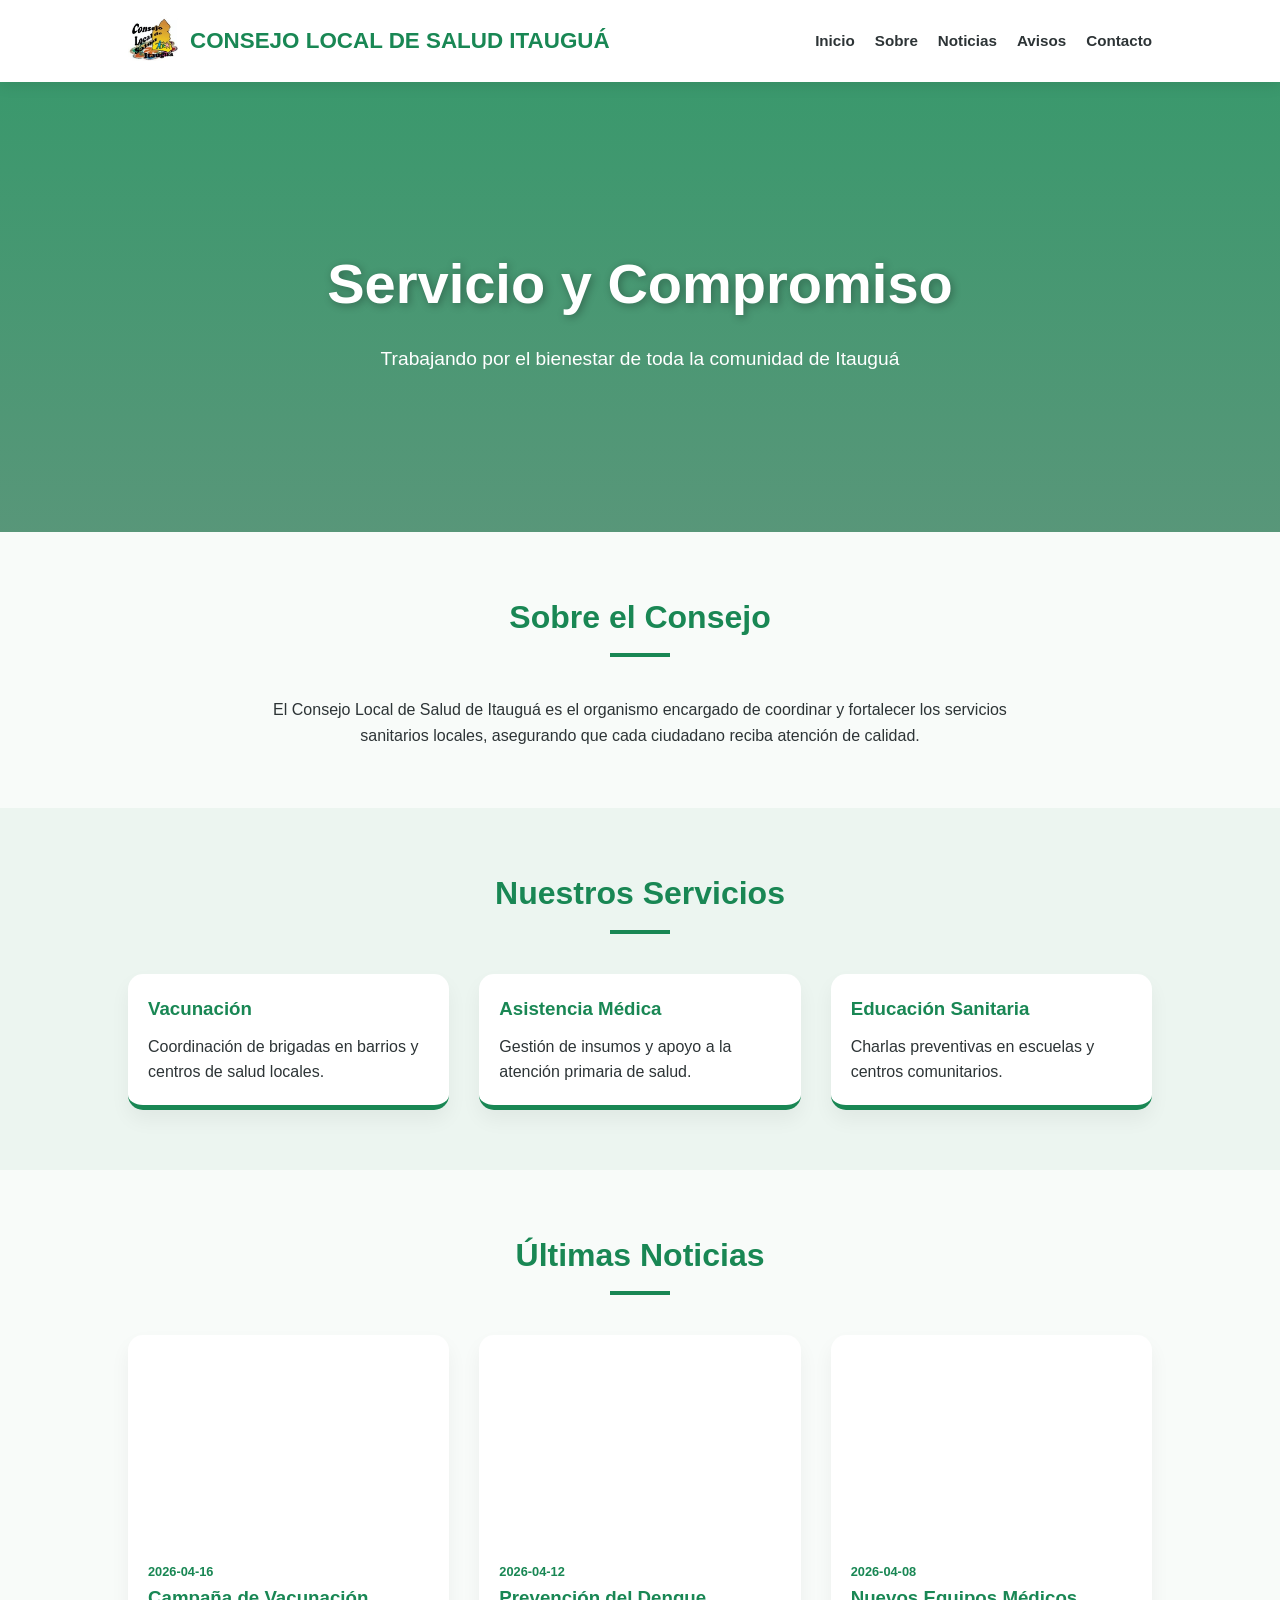
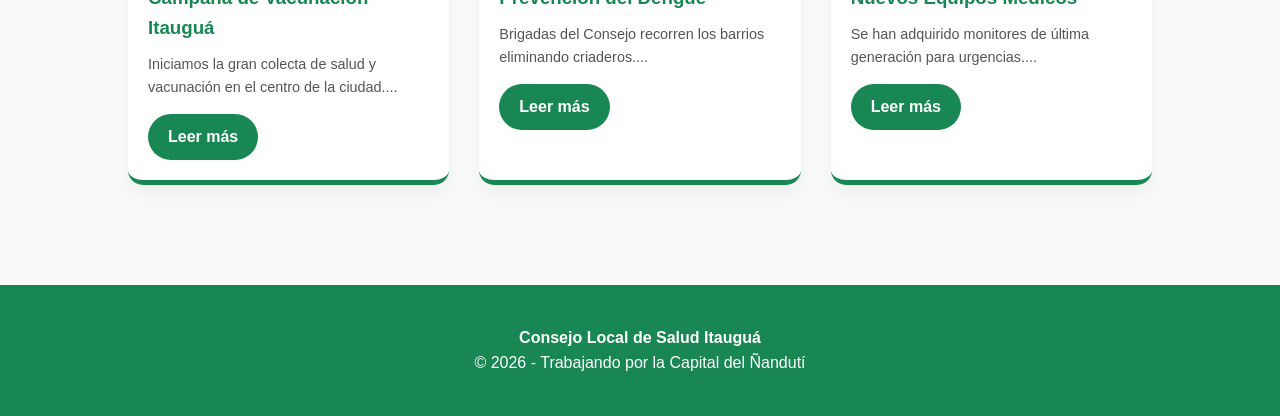
<file: index.html>
<!DOCTYPE html>
<html lang="es">
<head>
  <meta charset="UTF-8">
  <meta name="viewport" content="width=device-width, initial-scale=1.0">
  <title>Consejo Local de Salud Itauguá</title>
  <link rel="stylesheet" href="css/styles.css">
</head>
<body>

<header>
  <nav class="navbar">
    <div class="logo-area">
      <img src="img/logo.png" alt="Logo Salud" class="logo-img">
      <h1>Consejo Local de Salud Itauguá</h1>
    </div>
    <ul>
      <li><a href="index.html">Inicio</a></li>
      <li><a href="sobre.html">Sobre</a></li>
      <li><a href="noticias.html">Noticias</a></li>
      <li><a href="avisos.html">Avisos</a></li>
      <li><a href="contacto.html">Contacto</a></li>
    </ul>
  </nav>
</header>

<section class="hero">
  <h2>Servicio y Compromiso</h2>
  <p>Trabajando por el bienestar de toda la comunidad de Itauguá</p>
</section>

<section>
  <h2 class="section-title">Sobre el Consejo</h2>
  <div style="max-width: 800px; margin: 0 auto; text-align: center;">
    <p>
      El Consejo Local de Salud de Itauguá es el organismo encargado de coordinar y fortalecer los servicios sanitarios locales, asegurando que cada ciudadano reciba atención de calidad.
    </p>
  </div>
</section>

<section style="background: rgba(25, 135, 84, 0.05);">
  <h2 class="section-title">Nuestros Servicios</h2>
  <div class="grid">
    <div class="card">
      <div class="card-body">
        <h3>Vacunación</h3>
        <p>Coordinación de brigadas en barrios y centros de salud locales.</p>
      </div>
    </div>
    <div class="card">
      <div class="card-body">
        <h3>Asistencia Médica</h3>
        <p>Gestión de insumos y apoyo a la atención primaria de salud.</p>
      </div>
    </div>
    <div class="card">
      <div class="card-body">
        <h3>Educación Sanitaria</h3>
        <p>Charlas preventivas en escuelas y centros comunitarios.</p>
      </div>
    </div>
  </div>
</section>

<section>
  <h2 class="section-title">Últimas Noticias</h2>
  <div id="contenedor-noticias" class="grid"></div>
</section>

<footer>
  <p><strong>Consejo Local de Salud Itauguá</strong></p>
  <p>© 2026 - Trabajando por la Capital del Ñandutí</p>
</footer>

<script src="js/noticias.js"></script>
</body>
</html>
</file>
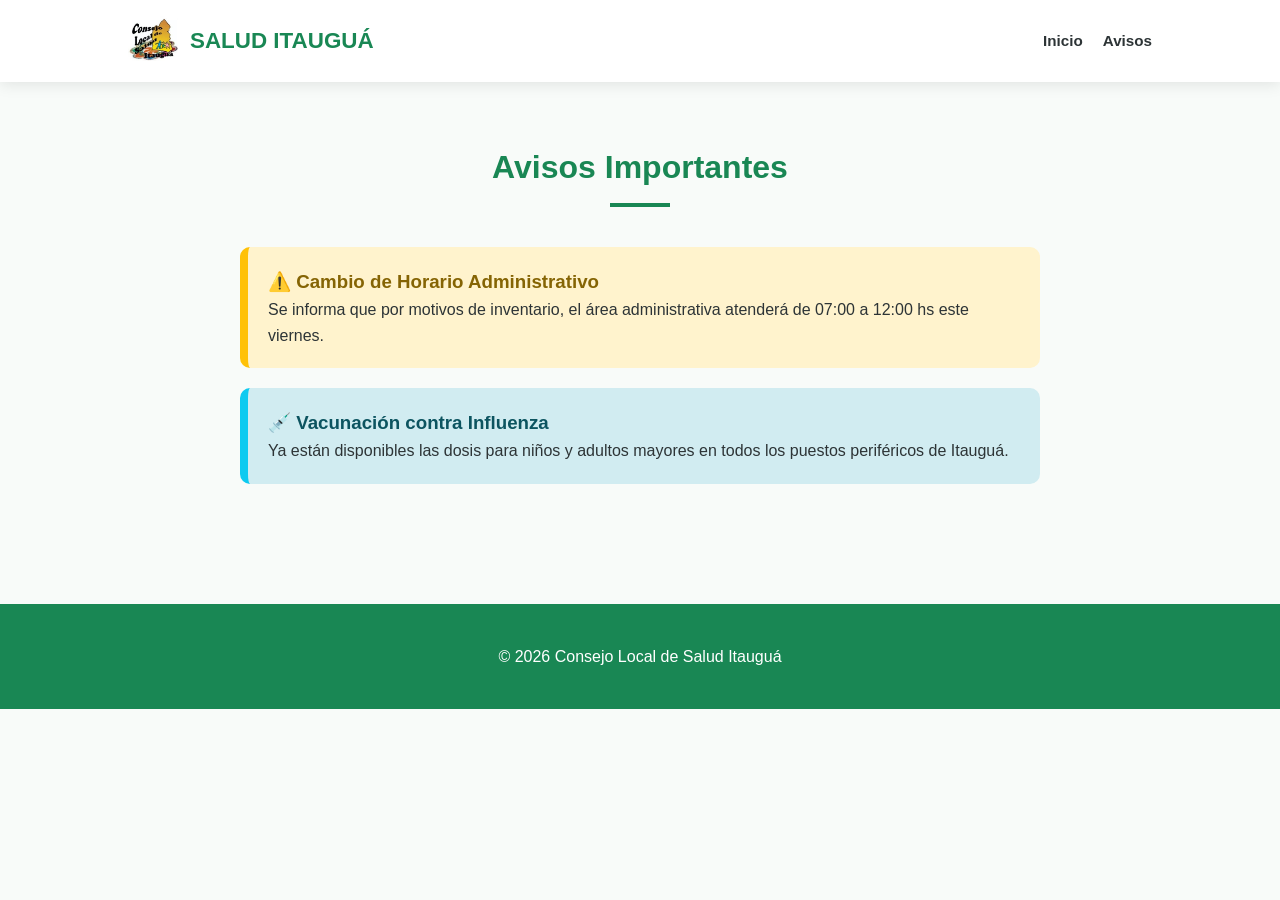
<file: avisos.html>
<!DOCTYPE html>
<html lang="es">
<head>
  <meta charset="UTF-8">
  <meta name="viewport" content="width=device-width, initial-scale=1.0">
  <title>Avisos - Salud Itauguá</title>
  <link rel="stylesheet" href="css/styles.css">
</head>
<body>

<header>
  <nav class="navbar">
    <div class="logo-area">
      <img src="img/logo.png" alt="Logo" class="logo-img">
      <h1>Salud Itauguá</h1>
    </div>
    <ul>
      <li><a href="index.html">Inicio</a></li>
      <li><a href="avisos.html">Avisos</a></li>
    </ul>
  </nav>
</header>

<section>
  <h2 class="section-title">Avisos Importantes</h2>
  <div style="max-width: 800px; margin: 0 auto;">
    
    <div style="background: #fff3cd; border-left: 8px solid #ffc107; padding: 20px; border-radius: 10px; margin-bottom: 20px;">
      <h3 style="color: #856404;">⚠️ Cambio de Horario Administrativo</h3>
      <p>Se informa que por motivos de inventario, el área administrativa atenderá de 07:00 a 12:00 hs este viernes.</p>
    </div>

    <div style="background: #d1ecf1; border-left: 8px solid #0dcaf0; padding: 20px; border-radius: 10px; margin-bottom: 20px;">
      <h3 style="color: #0c5460;">💉 Vacunación contra Influenza</h3>
      <p>Ya están disponibles las dosis para niños y adultos mayores en todos los puestos periféricos de Itauguá.</p>
    </div>

  </div>
</section>

<footer>
  <p>© 2026 Consejo Local de Salud Itauguá</p>
</footer>

</body>
</html>
</file>
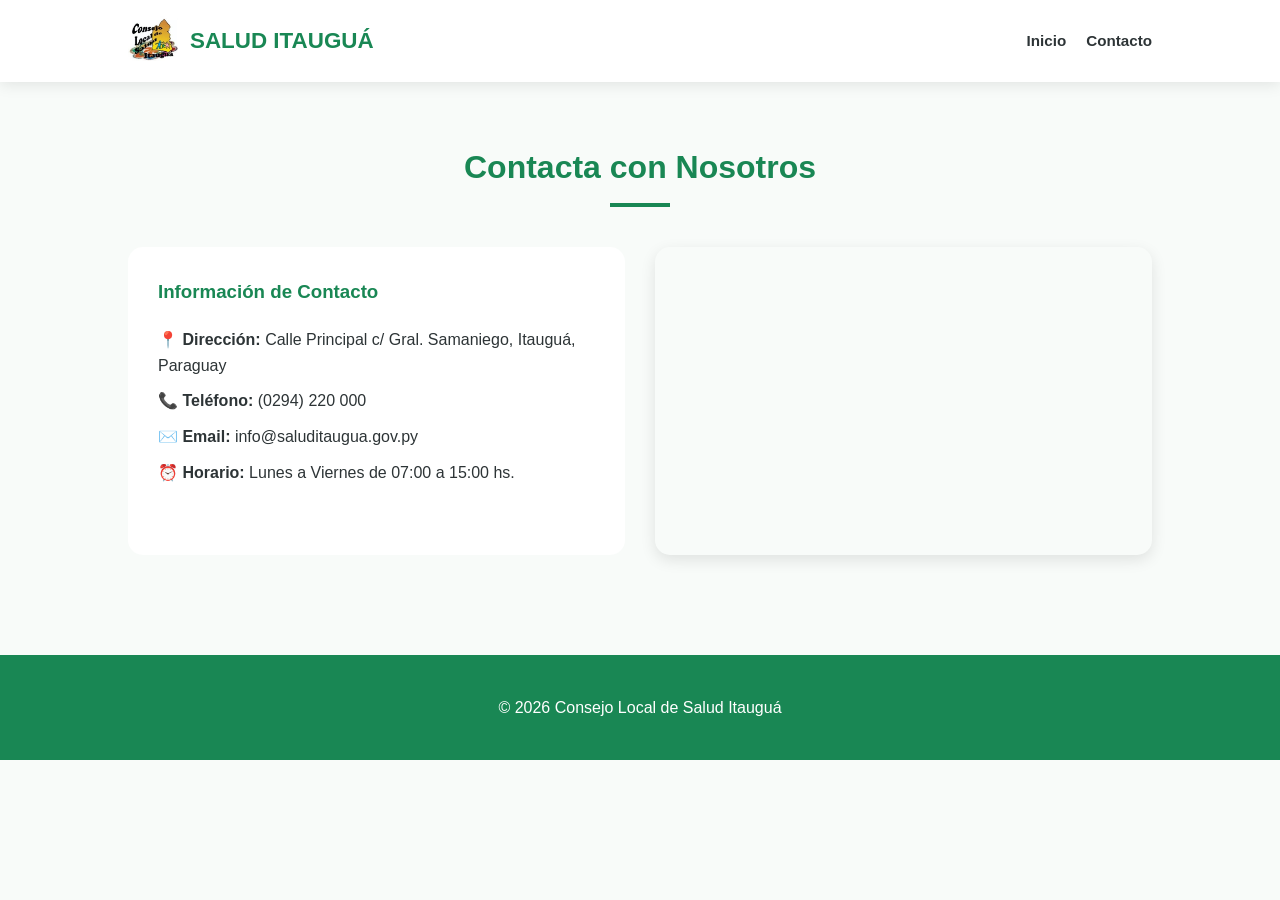
<file: contacto.html>
<!DOCTYPE html>
<html lang="es">
<head>
  <meta charset="UTF-8">
  <meta name="viewport" content="width=device-width, initial-scale=1.0">
  <title>Contacto - Salud Itauguá</title>
  <link rel="stylesheet" href="css/styles.css">
</head>
<body>

<header>
  <nav class="navbar">
    <div class="logo-area">
      <img src="img/logo.png" alt="Logo" class="logo-img">
      <h1>Salud Itauguá</h1>
    </div>
    <ul>
      <li><a href="index.html">Inicio</a></li>
      <li><a href="contacto.html">Contacto</a></li>
    </ul>
  </nav>
</header>

<section>
  <h2 class="section-title">Contacta con Nosotros</h2>
  <div class="grid">
    <div style="background: white; padding: 30px; border-radius: 15px;">
      <h3 style="color: var(--verde-medico); margin-bottom: 20px;">Información de Contacto</h3>
      <p><strong>📍 Dirección:</strong> Calle Principal c/ Gral. Samaniego, Itauguá, Paraguay</p>
      <p style="margin-top: 10px;"><strong>📞 Teléfono:</strong> (0294) 220 000</p>
      <p style="margin-top: 10px;"><strong>✉️ Email:</strong> info@saluditaugua.gov.py</p>
      <p style="margin-top: 10px;"><strong>⏰ Horario:</strong> Lunes a Viernes de 07:00 a 15:00 hs.</p>
    </div>
    
    <div style="border-radius: 15px; overflow: hidden; box-shadow: 0 5px 15px rgba(0,0,0,0.1);">
      <iframe 
        src="https://www.google.com/maps/embed?pb=!1m18!1m12!1m3!1d14428.146609402517!2d-57.3456728!3d-25.3868204!2m3!1f0!2f0!3f0!3m2!1i1024!2i768!4f13.1!3m3!1m2!1s0x945bb49071067515%3A0x6b3b5583b4c10745!2sItaugu%C3%A1%2C%20Paraguay!5e0!3m2!1ses!2spy!4v1713100000000!5m2!1ses!2spy" 
        width="100%" height="300" style="border:0;" allowfullscreen="" loading="lazy">
      </iframe>
    </div>
  </div>
</section>

<footer>
  <p>© 2026 Consejo Local de Salud Itauguá</p>
</footer>

</body>
</html>
</file>
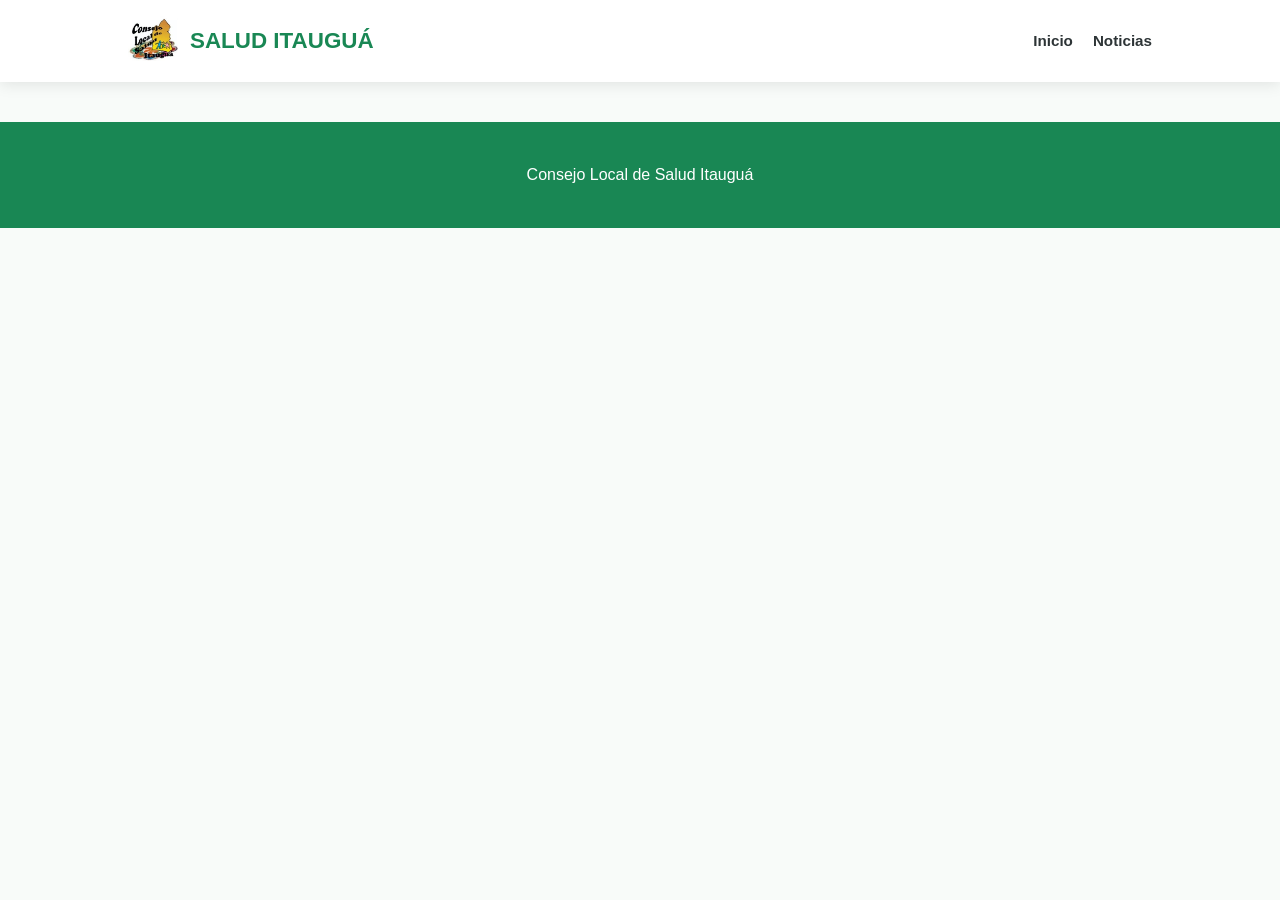
<file: noticia.html>
<!DOCTYPE html>
<html lang="es">
<head>
  <meta charset="UTF-8">
  <meta name="viewport" content="width=device-width, initial-scale=1.0">
  <title>Noticias - Salud Itauguá</title>
  <link rel="stylesheet" href="css/styles.css">
</head>
<body>

<header>
  <nav class="navbar">
    <div class="logo-area">
      <img src="img/logo.png" alt="Logo" class="logo-img">
      <h1>Salud Itauguá</h1>
    </div>
    <ul>
      <li><a href="index.html">Inicio</a></li>
      <li><a href="noticias.html">Noticias</a></li>
    </ul>
  </nav>
</header>

<div id="detalle-noticia"></div>

<footer>
  <p>Consejo Local de Salud Itauguá</p>
</footer>

<script>
fetch('data/noticias.json')
  .then(res => res.json())
  .then(data => {
    const params = new URLSearchParams(window.location.search);
    const id = params.get("id");
    const noticia = data.find(n => n.id == id);

    if (noticia) {
      document.getElementById("detalle-noticia").innerHTML = `
        <article style="max-width: 900px; margin: 40px auto; padding: 30px; background: white; border-radius: 15px; shadow: 0 5px 15px rgba(0,0,0,0.1)">
          <a href="noticias.html" style="color: var(--verde-medico); text-decoration: none; font-weight: bold;">← Volver a Noticias</a>
          <h1 style="font-size: 2.5rem; color: var(--verde-medico); margin: 20px 0;">${noticia.titulo}</h1>
          <p style="color: #666; font-style: italic; margin-bottom: 20px;">Publicado el: ${noticia.fecha}</p>
          <img src="${noticia.imagen}" style="width: 100%; height: auto; border-radius: 10px; margin-bottom: 30px;">
          <div style="font-size: 1.2rem; line-height: 1.8; color: #333;">
            ${noticia.contenido}
          </div>
        </article>
      `;
    }
  });
</script>

</body>
</html>
</file>
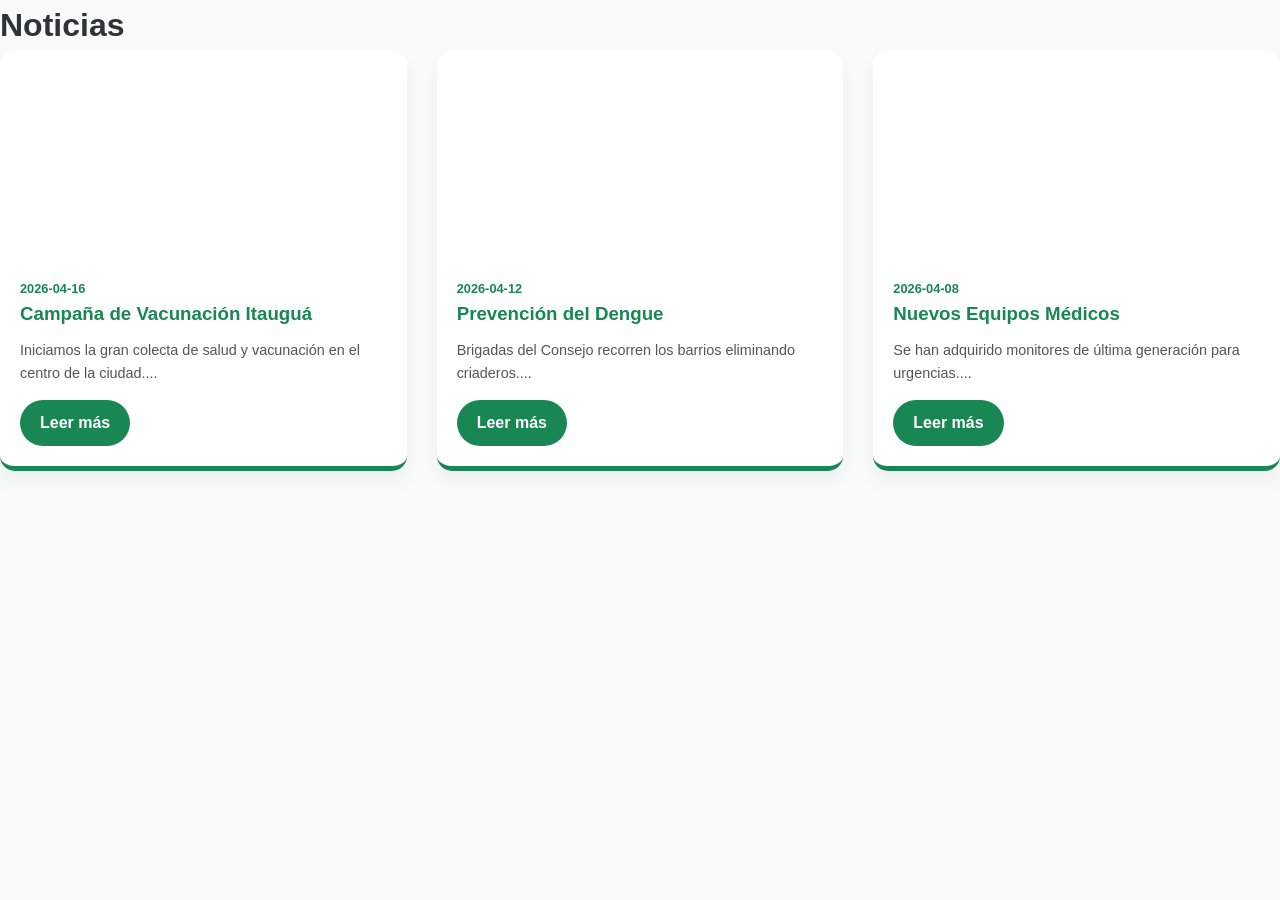
<file: noticias.html>
<!DOCTYPE html>
<html lang="es">
<head>
  <meta charset="UTF-8">
  <meta name="viewport" content="width=device-width, initial-scale=1.0">
  <title>Noticias</title>
  <link rel="stylesheet" href="css/styles.css">
</head>
<body>

<h1>Noticias</h1>
<div id="contenedor-noticias" class="grid"></div>

<script src="js/noticias.js"></script>
</body>
</html>
</file>
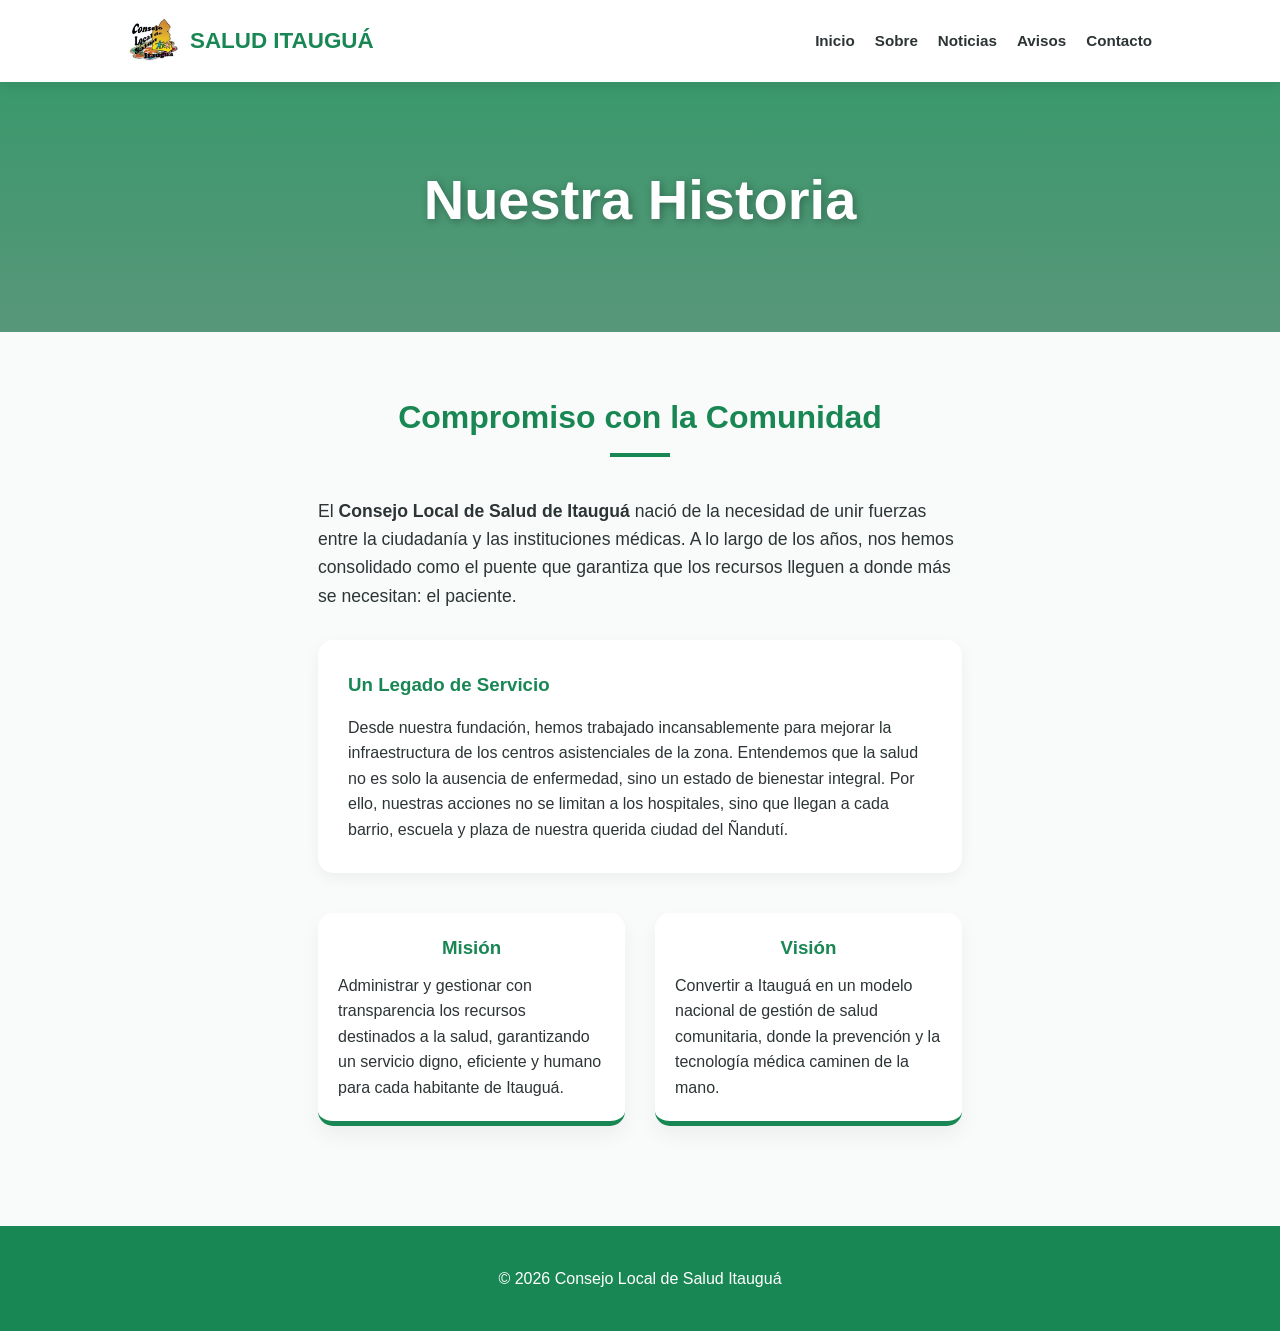
<file: sobre.html>
<!DOCTYPE html>
<html lang="es">
<head>
  <meta charset="UTF-8">
  <meta name="viewport" content="width=device-width, initial-scale=1.0">
  <title>Sobre Nosotros - Salud Itauguá</title>
  <link rel="stylesheet" href="css/styles.css">
</head>
<body>

<header>
  <nav class="navbar">
    <div class="logo-area">
      <img src="img/logo.png" alt="Logo" class="logo-img">
      <h1>Salud Itauguá</h1>
    </div>
    <ul>
      <li><a href="index.html">Inicio</a></li>
      <li><a href="sobre.html">Sobre</a></li>
      <li><a href="noticias.html">Noticias</a></li>
      <li><a href="avisos.html">Avisos</a></li>
      <li><a href="contacto.html">Contacto</a></li>
    </ul>
  </nav>
</header>

<section class="hero" style="height: 250px;">
  <h2>Nuestra Historia</h2>
</section>

<section style="max-width: 900px; margin: 0 auto;">
  <h2 class="section-title">Compromiso con la Comunidad</h2>
  <p style="font-size: 1.1rem; margin-bottom: 20px;">
    El <strong>Consejo Local de Salud de Itauguá</strong> nació de la necesidad de unir fuerzas entre la ciudadanía y las instituciones médicas. A lo largo de los años, nos hemos consolidado como el puente que garantiza que los recursos lleguen a donde más se necesitan: el paciente.
  </p>
  
  <div style="background: white; padding: 30px; border-radius: 15px; box-shadow: 0 5px 15px rgba(0,0,0,0.05); margin-top: 30px;">
    <h3 style="color: var(--verde-medico); margin-bottom: 15px;">Un Legado de Servicio</h3>
    <p>
      Desde nuestra fundación, hemos trabajado incansablemente para mejorar la infraestructura de los centros asistenciales de la zona. Entendemos que la salud no es solo la ausencia de enfermedad, sino un estado de bienestar integral. Por ello, nuestras acciones no se limitan a los hospitales, sino que llegan a cada barrio, escuela y plaza de nuestra querida ciudad del Ñandutí.
    </p>
  </div>

  <div class="grid" style="margin-top: 40px;">
    <div class="card" style="padding: 20px;">
      <h3 style="text-align: center;">Misión</h3>
      <p>Administrar y gestionar con transparencia los recursos destinados a la salud, garantizando un servicio digno, eficiente y humano para cada habitante de Itauguá.</p>
    </div>
    <div class="card" style="padding: 20px;">
      <h3 style="text-align: center;">Visión</h3>
      <p>Convertir a Itauguá en un modelo nacional de gestión de salud comunitaria, donde la prevención y la tecnología médica caminen de la mano.</p>
    </div>
  </div>
</section>

<footer>
  <p>© 2026 Consejo Local de Salud Itauguá</p>
</footer>

</body>
</html>
</file>
<file: css/styles.css>
:root {
  --verde-medico: #198754;
  --verde-oscuro: #146c43;
  --blanco-puro: #ffffff;
  --gris-claro: #f8fbf9;
  --texto-oscuro: #2d3436;
}

* {
  margin: 0;
  padding: 0;
  box-sizing: border-box;
  font-family: 'Segoe UI', Tahoma, Geneva, Verdana, sans-serif;
}

body {
  background-color: var(--gris-claro);
  /* Sutil patrón de fondo inspirado en tramas de tejido */
  background-image: radial-gradient(var(--verde-medico) 0.5px, transparent 0.5px);
  background-size: 30px 30px;
  background-attachment: fixed;
  color: var(--texto-oscuro);
  line-height: 1.6;
}

/* NAVBAR */
.navbar {
  background: var(--blanco-puro);
  padding: 1rem 10%;
  display: flex;
  justify-content: space-between;
  align-items: center;
  box-shadow: 0 2px 15px rgba(0,0,0,0.1);
  position: sticky;
  top: 0;
  z-index: 1000;
}

.logo-area {
  display: flex;
  align-items: center;
  gap: 12px;
}

.logo-img {
  height: 50px;
  width: auto;
}

.navbar h1 {
  font-size: 1.4rem;
  color: var(--verde-medico);
  font-weight: 700;
  text-transform: uppercase;
}

.navbar ul {
  display: flex;
  list-style: none;
  gap: 20px;
}

.navbar a {
  text-decoration: none;
  color: var(--texto-oscuro);
  font-weight: 600;
  font-size: 0.95rem;
  transition: 0.3s;
}

.navbar a:hover {
  color: var(--verde-medico);
}

/* HERO SECTION */
.hero {
  background: linear-gradient(rgba(25, 135, 84, 0.85), rgba(20, 108, 67, 0.7)), 
              url('https://images.unsplash.com/photo-1519494026892-80bbd2d6fd0d?auto=format&fit=crop&w=1200');
  background-size: cover;
  background-position: center;
  height: 450px;
  display: flex;
  flex-direction: column;
  justify-content: center;
  align-items: center;
  color: white;
  text-align: center;
  padding: 20px;
}

.hero h2 {
  font-size: 3.5rem;
  margin-bottom: 15px;
  text-shadow: 2px 2px 8px rgba(0,0,0,0.3);
}

.hero p {
  font-size: 1.2rem;
  max-width: 600px;
}

/* SECCIONES */
section {
  padding: 60px 10%;
}

h2.section-title {
  text-align: center;
  color: var(--verde-medico);
  margin-bottom: 40px;
  font-size: 2rem;
  position: relative;
}

h2.section-title::after {
  content: '';
  display: block;
  width: 60px;
  height: 4px;
  background: var(--verde-medico);
  margin: 10px auto;
}

/* GRID Y CARDS */
.grid {
  display: grid;
  grid-template-columns: repeat(auto-fit, minmax(300px, 1fr));
  gap: 30px;
}

.card {
  background: white;
  border-radius: 15px;
  overflow: hidden;
  box-shadow: 0 10px 20px rgba(0,0,0,0.05);
  transition: transform 0.3s ease;
  border-bottom: 5px solid var(--verde-medico);
}

.card:hover {
  transform: translateY(-10px);
}

.card img {
  width: 100%;
  height: 200px;
  object-fit: cover;
}

.card-body {
  padding: 20px;
}

.card h3 {
  color: var(--verde-medico);
  margin-bottom: 10px;
}

.card a {
  display: inline-block;
  margin-top: 15px;
  background: var(--verde-medico);
  color: white;
  padding: 10px 20px;
  border-radius: 25px;
  text-decoration: none;
  font-weight: bold;
  transition: 0.3s;
}

.card a:hover {
  background: var(--verde-oscuro);
}

/* FOOTER */
footer {
  background: var(--verde-medico);
  color: white;
  text-align: center;
  padding: 40px 10%;
  margin-top: 40px;
}

/* --- AJUSTES PARA CELULAR --- */
@media (max-width: 768px) {
  .navbar {
    flex-direction: column; /* Pone el título arriba y el menú abajo */
    padding: 15px 10px;
    height: auto; /* Permite que la barra crezca si hay muchos links */
  }

  .navbar h1 {
    margin-bottom: 10px;
    font-size: 1.5rem;
  }

  .navbar ul {
    flex-direction: column; /* Los links se ponen uno debajo de otro */
    gap: 12px;
    width: 100%;
    text-align: center;
    padding: 10px 0;
    border-top: 1px solid rgba(255,255,255,0.2); /* Una línea sutil divisoria */
  }

  .navbar li {
    width: 100%;
  }

  .navbar a {
    display: block;
    padding: 8px;
    font-size: 1.1rem; /* Más fácil de tocar con el dedo */
  }

  /* Ajustamos el Hero para que el texto no se vea gigante */
  .hero h2 {
    font-size: 1.8rem;
    padding: 0 10px;
  }

  /* Las tarjetas ahora ocuparán casi todo el ancho */
  .grid {
    grid-template-columns: 1fr; 
    padding: 10px;
  }
}
</file>
